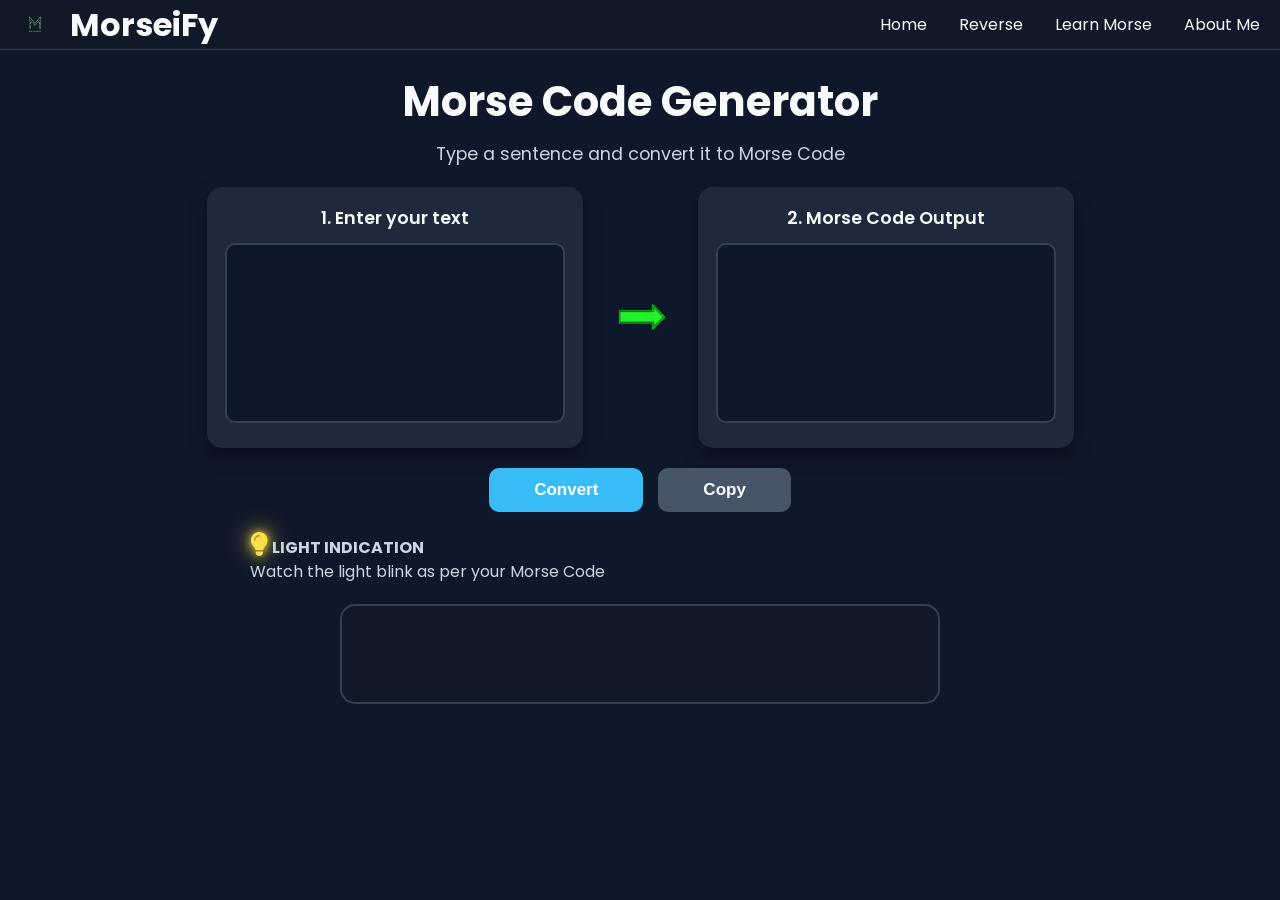
<file: index.html>
<!doctype html>
<html lang="en">
  <head>
    <meta charset="UTF-8" />
    <meta name="viewport" content="width=device-width, initial-scale=1.0" />
    <title>MorseiFy</title>
    <link rel="stylesheet" href="style.css" />
    <link rel="icon" href="favicon.ico" type="image/x-icon" />
    <link rel="preconnect" href="https://fonts.googleapis.com" />
    <link rel="preconnect" href="https://fonts.gstatic.com" crossorigin />
    <link
      rel="stylesheet"
      href="https://cdnjs.cloudflare.com/ajax/libs/font-awesome/6.7.2/css/all.min.css"
    />
    <link
      href="https://fonts.googleapis.com/css2?family=Poppins:wght@400;500;600;700&display=swap"
      rel="stylesheet"
    />
  </head>
  <body>
    <div id="navbar">
      <h1>
        <a href="index.html" class="logo">
          <img src="logo.png" />
          MorseiFy
        </a>
      </h1>
      <ul>
        <li><a href="index.html">Home</a></li>
        <li><a href="reverse.html">Reverse</a></li>
        <li><a href="learn.html">Learn Morse</a></li>
        <li><a href="about.html">About Me</a></li>
      </ul>
    </div>
    <div id="main-container">
      <div id="title">Morse Code Generator</div>
      <div id="instruction">Type a sentence and convert it to Morse Code</div>
      <div id="inout">
        <div id="input">
          <p>1. Enter your text</p>
          <textarea id="input-text"></textarea>
        </div>
        <div id="arrow">
          <img src="arrow.jpg" alt="→" />
        </div>
        <div id="output">
          <p>2. Morse Code Output</p>
          <textarea id="output-text" readonly></textarea>
        </div>
      </div>
      <div class="buttons">
        <button id="convert">Convert</button>
        <button id="copy">Copy</button>
      </div>
    </div>
    <div id="indication">
      <div id="guide">
        <div>
          <i class="fa-solid fa-lightbulb"></i>
          <b>LIGHT INDICATION</b><br />
          Watch the light blink as per your Morse Code
        </div>
      </div>
      <div id="light"></div>
    </div>

    <script src="app.js"></script>
  </body>
</html>
</file>
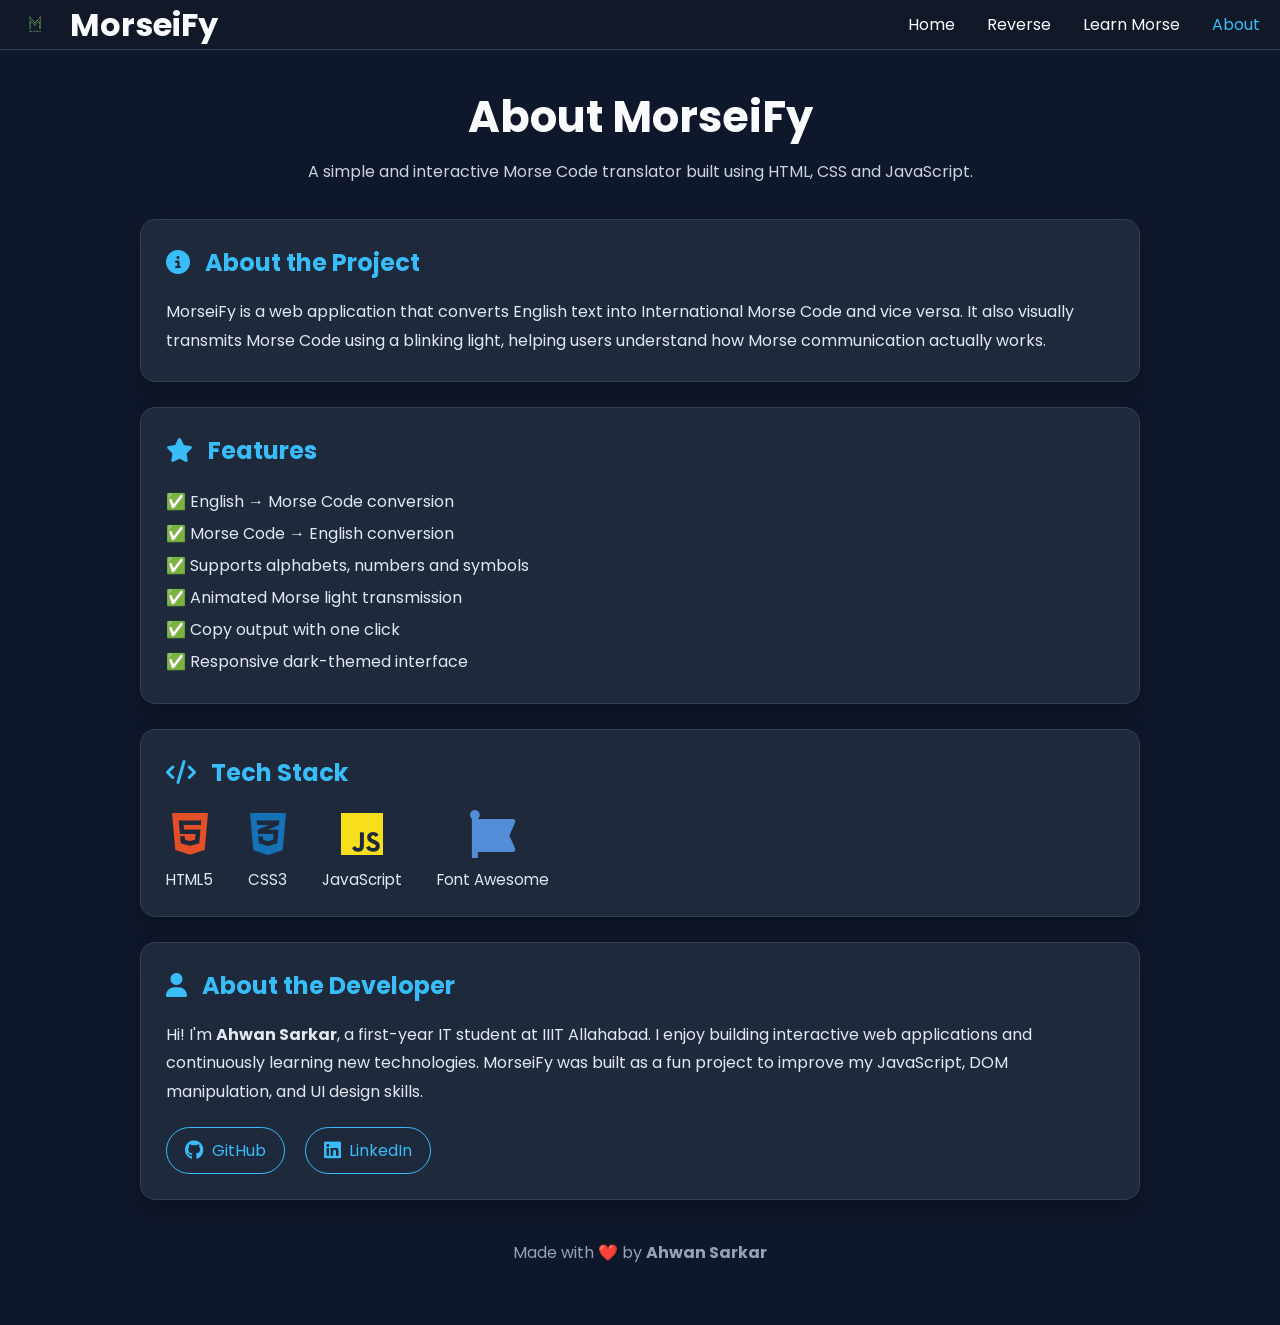
<file: about.html>
<!doctype html>
<html lang="en">
  <head>
    <meta charset="UTF-8" />
    <meta name="viewport" content="width=device-width, initial-scale=1.0" />
    <title>About | MorseiFy</title>
    <link rel="icon" href="favicon.ico" type="image/x-icon" />
    <link rel="stylesheet" href="style.css" />
    <link rel="preconnect" href="https://fonts.googleapis.com" />
    <link rel="preconnect" href="https://fonts.gstatic.com" crossorigin />
    <link
      rel="stylesheet"
      href="https://fonts.googleapis.com/css2?family=Poppins:wght@400;500;600;700&display=swap"
    />
    <link
      rel="stylesheet"
      href="https://cdnjs.cloudflare.com/ajax/libs/font-awesome/6.7.2/css/all.min.css"
    />
  </head>
  <body>
    <div id="navbar">
      <h1>
        <a href="index.html" class="logo">
          <img src="logo.png" />
          MorseiFy
        </a>
      </h1>

      <ul>
        <li><a href="index.html">Home</a></li>
        <li><a href="reverse.html">Reverse</a></li>
        <li><a href="learn.html">Learn Morse</a></li>
        <li><a href="about.html" style="color: #38bdf8">About</a></li>
      </ul>
    </div>

    <!-- MAIN -->

    <div id="about-container">
      <h1>About MorseiFy</h1>

      <p class="subtitle">
        A simple and interactive Morse Code translator built using HTML, CSS and
        JavaScript.
      </p>

      <!-- Project -->

      <div class="about-card">
        <h2>
          <i class="fa-solid fa-circle-info"></i>
          About the Project
        </h2>

        <p>
          MorseiFy is a web application that converts English text into
          International Morse Code and vice versa. It also visually transmits
          Morse Code using a blinking light, helping users understand how Morse
          communication actually works.
        </p>
      </div>

      <!-- Features -->

      <div class="about-card">
        <h2>
          <i class="fa-solid fa-star"></i>
          Features
        </h2>

        <ul>
          <li>✅ English → Morse Code conversion</li>

          <li>✅ Morse Code → English conversion</li>

          <li>✅ Supports alphabets, numbers and symbols</li>

          <li>✅ Animated Morse light transmission</li>

          <li>✅ Copy output with one click</li>

          <li>✅ Responsive dark-themed interface</li>
        </ul>
      </div>

      <!-- Tech Stack -->

      <div class="about-card">
        <h2>
          <i class="fa-solid fa-code"></i>
          Tech Stack
        </h2>

        <div class="tech">
          <div class="tech-item">
            <i class="fa-brands fa-html5 html"></i>
            <span>HTML5</span>
          </div>

          <div class="tech-item">
            <i class="fa-brands fa-css3-alt css"></i>
            <span>CSS3</span>
          </div>

          <div class="tech-item">
            <i class="fa-brands fa-js js"></i>
            <span>JavaScript</span>
          </div>

          <div class="tech-item">
            <i class="fa-solid fa-font-awesome awesome"></i>
            <span>Font Awesome</span>
          </div>
        </div>
      </div>

      <!-- Developer -->

      <div class="about-card">
        <h2>
          <i class="fa-solid fa-user"></i>
          About the Developer
        </h2>

        <p>
          Hi! I'm <b>Ahwan Sarkar</b>, a first-year IT student at IIIT
          Allahabad. I enjoy building interactive web applications and
          continuously learning new technologies. MorseiFy was built as a fun
          project to improve my JavaScript, DOM manipulation, and UI design
          skills.
        </p>

        <div class="social-links">
          <a href="https://github.com/ahwan84" target="_blank">
            <i class="fa-brands fa-github"></i> GitHub
          </a>

          <a
            href="https://www.linkedin.com/in/ahwan-sarkar-910073381/"
            target="_blank"
          >
            <i class="fa-brands fa-linkedin"></i> LinkedIn
          </a>
        </div>
      </div>

      <!-- Footer -->

      <div class="footer">
        <p>Made with ❤️ by <b>Ahwan Sarkar</b></p>
      </div>
    </div>
  </body>
</html>
</file>
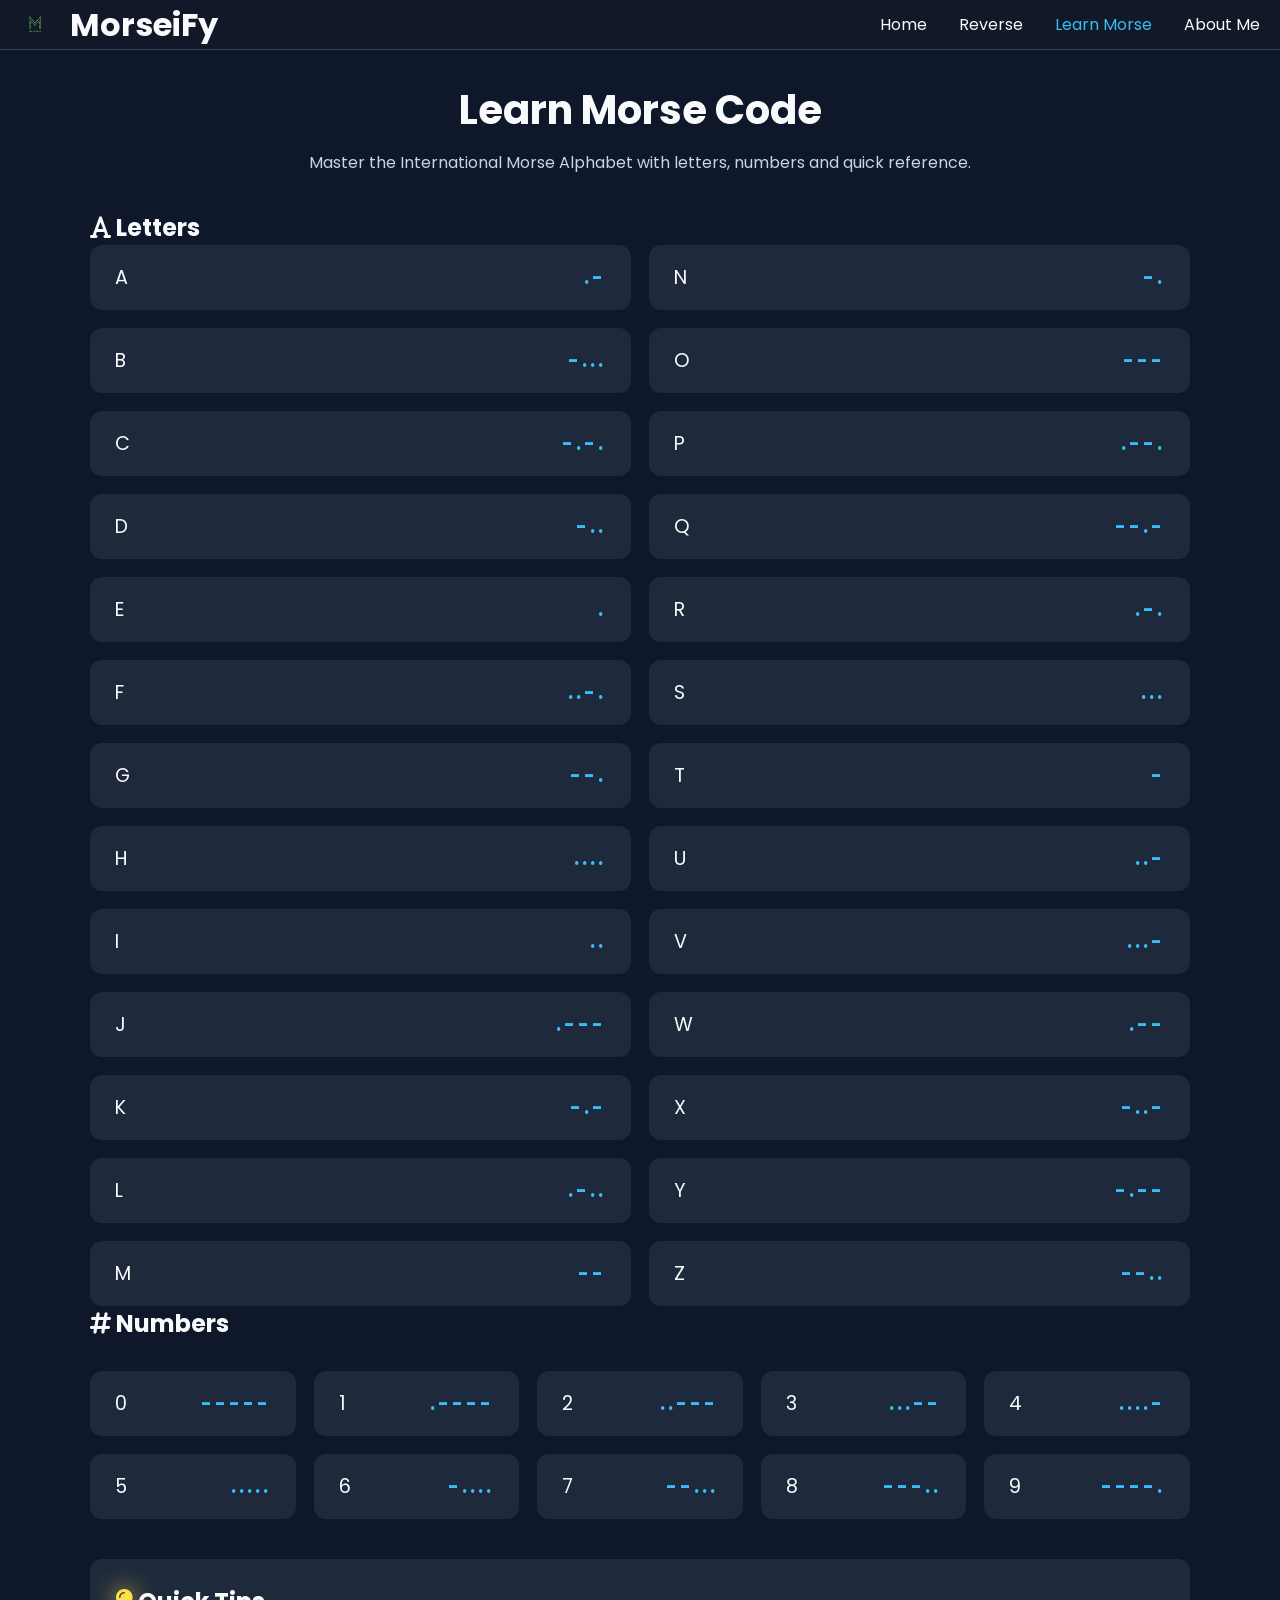
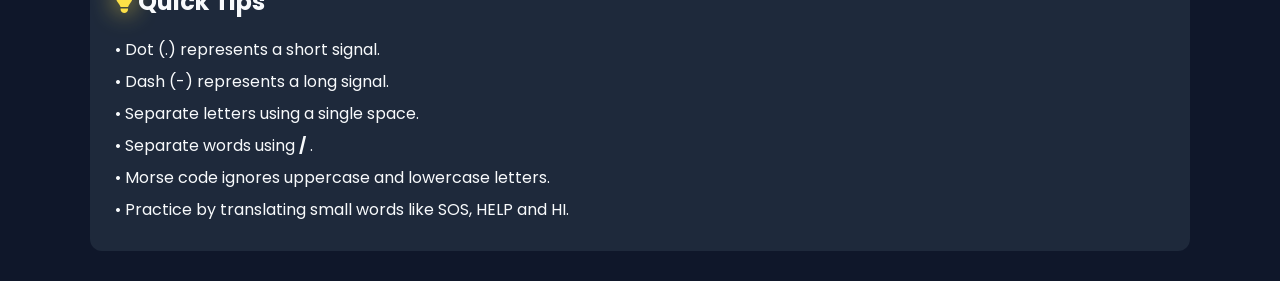
<file: learn.html>
<!doctype html>
<html lang="en">
  <head>
    <meta charset="UTF-8" />
    <meta name="viewport" content="width=device-width, initial-scale=1.0" />
    <title>Learn Morse | MorseiFy</title>

    <link rel="stylesheet" href="style.css" />
    <link rel="icon" href="favicon.ico" type="image/x-icon" />
    <link rel="preconnect" href="https://fonts.googleapis.com" />
    <link rel="preconnect" href="https://fonts.gstatic.com" crossorigin />

    <link
      href="https://fonts.googleapis.com/css2?family=Poppins:wght@400;500;600;700&display=swap"
      rel="stylesheet"
    />

    <link
      rel="stylesheet"
      href="https://cdnjs.cloudflare.com/ajax/libs/font-awesome/6.7.2/css/all.min.css"
    />
  </head>

  <body>
    <!-- ================= NAVBAR ================= -->

    <div id="navbar">
      <h1>
        <a href="index.html" class="logo">
          <img src="logo.png" />
          MorseiFy
        </a>
      </h1>

      <ul>
        <li><a href="index.html">Home</a></li>
        <li><a href="reverse.html">Reverse</a></li>
        <li><a href="learn.html" style="color: #38bdf8">Learn Morse</a></li>
        <li><a href="about.html">About Me</a></li>
      </ul>
    </div>

    <!-- ================= MAIN ================= -->

    <div id="learn-container">
      <h1>Learn Morse Code</h1>

      <p class="subtitle">
        Master the International Morse Alphabet with letters, numbers and quick
        reference.
      </p>

      <!-- LETTERS -->

      <h2 class="section-title">
        <i class="fa-solid fa-font"></i>
        Letters
      </h2>

      <div class="morse-grid">
        <div class="card">A <span>.-</span></div>
        <div class="card">N <span>-.</span></div>

        <div class="card">B <span>-...</span></div>
        <div class="card">O <span>---</span></div>

        <div class="card">C <span>-.-.</span></div>
        <div class="card">P <span>.--.</span></div>

        <div class="card">D <span>-..</span></div>
        <div class="card">Q <span>--.-</span></div>

        <div class="card">E <span>.</span></div>
        <div class="card">R <span>.-.</span></div>

        <div class="card">F <span>..-.</span></div>
        <div class="card">S <span>...</span></div>

        <div class="card">G <span>--.</span></div>
        <div class="card">T <span>-</span></div>

        <div class="card">H <span>....</span></div>
        <div class="card">U <span>..-</span></div>

        <div class="card">I <span>..</span></div>
        <div class="card">V <span>...-</span></div>

        <div class="card">J <span>.---</span></div>
        <div class="card">W <span>.--</span></div>

        <div class="card">K <span>-.-</span></div>
        <div class="card">X <span>-..-</span></div>

        <div class="card">L <span>.-..</span></div>
        <div class="card">Y <span>-.--</span></div>

        <div class="card">M <span>--</span></div>
        <div class="card">Z <span>--..</span></div>
      </div>

      <!-- NUMBERS -->

      <h2 class="section-title">
        <i class="fa-solid fa-hashtag"></i>

        Numbers
      </h2>

      <div class="number-grid">
        <div class="card">0 <span>-----</span></div>
        <div class="card">1 <span>.----</span></div>
        <div class="card">2 <span>..---</span></div>
        <div class="card">3 <span>...--</span></div>
        <div class="card">4 <span>....-</span></div>

        <div class="card">5 <span>.....</span></div>
        <div class="card">6 <span>-....</span></div>
        <div class="card">7 <span>--...</span></div>
        <div class="card">8 <span>---..</span></div>
        <div class="card">9 <span>----.</span></div>
      </div>

      <!-- TIPS -->

      <div class="tips">
        <h2>
          <i class="fa-solid fa-lightbulb"></i>

          Quick Tips
        </h2>

        <ul>
          <li>• Dot (.) represents a short signal.</li>

          <li>• Dash (-) represents a long signal.</li>

          <li>• Separate letters using a single space.</li>

          <li>• Separate words using <b>/</b> .</li>

          <li>• Morse code ignores uppercase and lowercase letters.</li>

          <li>• Practice by translating small words like SOS, HELP and HI.</li>
        </ul>
      </div>
    </div>
  </body>
</html>
</file>
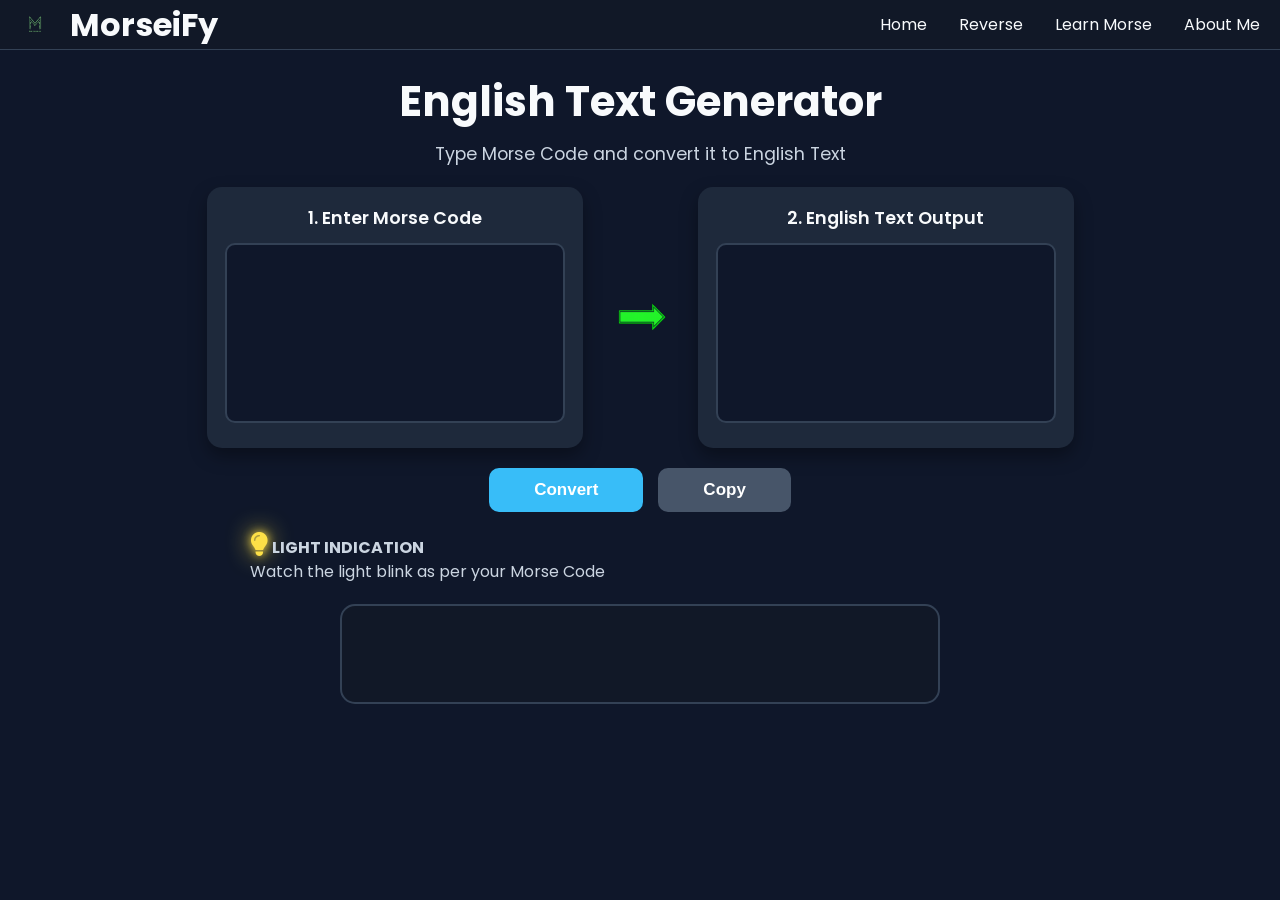
<file: reverse.html>
<!doctype html>
<html lang="en">
  <head>
    <meta charset="UTF-8" />
    <meta name="viewport" content="width=device-width, initial-scale=1.0" />
    <title>MorseiFy</title>
    <link rel="stylesheet" href="style.css" />
    <link rel="icon" href="favicon.ico" type="image/x-icon" />
    <link rel="preconnect" href="https://fonts.googleapis.com" />
    <link rel="preconnect" href="https://fonts.gstatic.com" crossorigin />
    <link
      rel="stylesheet"
      href="https://cdnjs.cloudflare.com/ajax/libs/font-awesome/6.7.2/css/all.min.css"
    />
    <link
      href="https://fonts.googleapis.com/css2?family=Poppins:wght@400;500;600;700&display=swap"
      rel="stylesheet"
    />
  </head>
  <body>
    <div id="navbar">
      <h1>
        <a href="index.html" class="logo">
          <img src="logo.png" />
          MorseiFy
        </a>
      </h1>
      <ul>
        <li><a href="index.html">Home</a></li>
        <li><a href="reverse.html">Reverse</a></li>
        <li><a href="learn.html">Learn Morse</a></li>
        <li><a href="about.html">About Me</a></li>
      </ul>
    </div>
    <div id="main-container">
      <div id="title">English Text Generator</div>
      <div id="instruction">Type Morse Code and convert it to English Text</div>
      <div id="inout">
        <div id="input">
          <p>1. Enter Morse Code</p>
          <textarea id="input-text"></textarea>
        </div>
        <div id="arrow">
          <img src="arrow.jpg" alt="→" />
        </div>
        <div id="output">
          <p>2. English Text Output</p>
          <textarea id="output-text" readonly></textarea>
        </div>
      </div>
      <div class="buttons">
        <button id="revconvert">Convert</button>
        <button id="copy">Copy</button>
      </div>
    </div>
    <div id="indication">
      <div id="guide">
        <div>
          <i class="fa-solid fa-lightbulb"></i>
          <b>LIGHT INDICATION</b><br />
          Watch the light blink as per your Morse Code
        </div>
      </div>
      <div id="light"></div>
    </div>

    <script src="app.js"></script>
  </body>
</html>
</file>
<file: style.css>
* {
  margin: 0;
  padding: 0;
  box-sizing: border-box;
}

body {
  background: #0f172a;
  color: #f8fafc;
  font-family: "Poppins", sans-serif;
}

#navbar {
  height: 50px;
  margin: 0px;
  padding-left: 10px;
  padding-right: 20px;
  display: flex;
  justify-content: space-between;
  align-items: center;
  background: #111827;
  border-bottom: 1px solid #334155;
}

#navbar h1 {
  margin: 0px;
}

.logo {
  display: flex;
  align-items: center;
  gap: 10px;

  text-decoration: none;
  color: #f8fafc;
}

.logo img {
  width: 50px;
  height: 40px;
}

#navbar ul {
  display: flex;
  gap: 2rem;
  list-style: none;
}

#navbar a {
  text-decoration: none;
  color: #f8fafc;
  transition: 0.3s;
}

#navbar a:hover {
  color: #38bdf8;
}

#main-container {
  width: 95%;
  max-width: 1200px;
  margin: 20px auto;
  text-align: center;
  animation: fade 0.6s ease;
}

@keyframes fade {
  from {
    opacity: 0;
    transform: translateY(20px);
  }
  to {
    opacity: 1;
    transform: translateY(0);
  }
}

#title {
  font-size: 2.6rem;
  font-weight: 700;
}

#instruction {
  color: #cbd5e1;
  margin-top: 8px;
  font-size: 1.1rem;
}

#inout {
  margin-top: 20px;
  display: flex;
  justify-content: center;
  align-items: center;
  gap: 30px;
}

#input,
#output {
  background: #1e293b;
  border-radius: 15px;
  padding: 18px;
  box-shadow: 0 8px 18px rgba(0, 0, 0, 0.35);
}

#input p,
#output p {
  margin-bottom: 12px;
  font-size: 1.1rem;
  font-weight: 600;
}

#arrow {
  display: flex;
  align-items: center;
  justify-content: center;
}

#arrow img {
  width: 55px;
}

textarea {
  width: 340px;
  height: 180px;
  resize: none;
  padding: 15px;
  background: #0f172a;
  color: #f8fafc;
  border: 2px solid #334155;
  border-radius: 10px;
  font-size: 16px;
  outline: none;
  transition: 0.3s;
}

textarea:focus {
  border-color: #38bdf8;
  box-shadow: 0 0 12px rgba(56, 189, 248, 0.35);
}

.buttons {
  margin-top: 20px;
  display: flex;
  justify-content: center;
  gap: 15px;
}

.buttons button {
  padding: 12px 45px;
  border: none;
  border-radius: 10px;
  color: white;
  font-size: 17px;
  font-weight: 600;
  cursor: pointer;
  transition: 0.25s;
}

/* Convert button */
#convert,
#revconvert {
  background: #38bdf8;
}

#convert:hover,
#revconvert:hover {
  background: #0ea5e9;
  transform: translateY(-2px);
  box-shadow: 0 10px 20px rgba(56, 189, 248, 0.35);
}

/* Copy button */
#copy {
  background: #475569;
}

#copy:hover {
  background: #64748b;
  transform: translateY(-2px);
  box-shadow: 0 10px 20px rgba(100, 116, 139, 0.35);
}

/* Common active effect */
.buttons button:active {
  transform: scale(0.97);
}

#guide {
  margin-left: 250px;
  margin-bottom: 20px;
  color: #cbd5e1;
  font-size: 1rem;
  line-height: 1.5;
}

#guide i {
  font-size: 1.5rem;
  color: #fde047;
  text-shadow:
    0 0 10px #fde047,
    0 0 25px #fde047;
}

#light {
  width: 600px;
  height: 100px;

  margin: 18px auto 25px;

  background: #111827;

  border: 2px solid #334155;
  border-radius: 15px;

  transition: 0.1s;
}

#light.on {
  background: #fde047;

  box-shadow:
    0 0 20px #fde047,
    0 0 40px #fde047,
    0 0 80px #fde047;
}

textarea::-webkit-scrollbar {
  width: 8px;
}

textarea::-webkit-scrollbar-thumb {
  background: #475569;
  border-radius: 10px;
}

textarea::-webkit-scrollbar-thumb:hover {
  background: #64748b;
  cursor: pointer;
}

@media (max-width: 900px) {
  #navbar {
    flex-direction: column;
    height: auto;
    padding: 15px;
    gap: 15px;
  }

  #navbar ul {
    flex-wrap: wrap;
    justify-content: center;
    gap: 1rem;
  }

  #title {
    font-size: 2rem;
  }

  #instruction {
    font-size: 1rem;
  }

  #inout {
    flex-direction: column;
    gap: 20px;
  }

  #arrow {
    transform: rotate(90deg);
  }

  textarea {
    width: 90vw;
    max-width: 350px;
  }

  #guide {
    width: 90%;
    margin: 25px auto;
    text-align: center;
  }

  #light {
    width: 90%;
    height: 80px;
  }

  .buttons {
    flex-direction: column;
    align-items: center;
  }

  button {
    width: 220px;
  }
}

/* learn.html */

#learn-container {
  width: 90%;
  max-width: 1100px;
  margin: 30px auto;
}

#learn-container h1 {
  text-align: center;
  font-size: 2.5rem;
}

.subtitle {
  text-align: center;
  color: #cbd5e1;
  margin: 10px 0 35px;
}

.morse-grid {
  display: grid;
  grid-template-columns: repeat(2, 1fr);
  gap: 18px;
}

.number-grid {
  margin-top: 30px;
  display: grid;
  grid-template-columns: repeat(5, 1fr);
  gap: 18px;
}

.card {
  background: #1e293b;
  padding: 18px 25px;

  border-radius: 12px;

  display: flex;
  justify-content: space-between;
  align-items: center;

  font-size: 1.2rem;

  transition: 0.25s;
}

.card:hover {
  transform: translateY(-4px);
  border: 1px solid #38bdf8;
}

.card span {
  color: #38bdf8;
  font-weight: 700;
  letter-spacing: 3px;
}

.tips {
  margin-top: 40px;

  background: #1e293b;

  padding: 25px;

  border-radius: 12px;
}

.tips h2 {
  margin-bottom: 15px;
}

.tips ul {
  line-height: 2;
  list-style: none;
}

.tips i {
  font-size: 1.5rem;
  color: #fde047;
  text-shadow: 0 0 25px #fde047;
}

/* about.html */

#about-container {
  width: 90%;
  max-width: 1000px;

  margin: 35px auto 60px;
}

#about-container h1 {
  text-align: center;

  font-size: 2.7rem;
}

.subtitle {
  text-align: center;

  color: #cbd5e1;

  margin: 10px 0 35px;
}

.about-card {
  background: #1e293b;

  border: 1px solid #334155;

  border-radius: 15px;

  padding: 25px;

  margin-bottom: 25px;

  box-shadow: 0 8px 20px rgba(0, 0, 0, 0.25);
}

.about-card h2 {
  margin-bottom: 18px;

  color: #38bdf8;
}

.about-card h2 i {
  margin-right: 10px;
}

.about-card p {
  line-height: 1.8;

  color: #e2e8f0;
}

.about-card ul {
  list-style: none;

  line-height: 2;

  color: #e2e8f0;
}

.tech {
  display: flex;
  gap: 35px;
  flex-wrap: wrap;
  margin-top: 20px;
}

.tech-item {
  display: flex;
  flex-direction: column;
  align-items: center;
  gap: 10px;
  transition: 0.3s;
}

.tech-item i {
  font-size: 3rem;
}

.tech-item span {
  font-size: 0.95rem;
  color: #e2e8f0;
}

.tech-item:hover {
  transform: translateY(-5px);
}

/* Brand Colors */

.html {
  color: #e34f26;
}

.css {
  color: #1572b6;
}

.js {
  color: #f7df1e;
}

.awesome {
  color: #538dd7;
}

.footer {
  margin-top: 40px;

  text-align: center;

  color: #94a3b8;
}

.social-links {
  display: flex;
  gap: 20px;
  margin-top: 20px;
  flex-wrap: wrap;
}

.social-links a {
  display: flex;
  align-items: center;
  gap: 8px;

  text-decoration: none;

  color: #38bdf8;

  border: 1px solid #38bdf8;
  border-radius: 30px;

  padding: 10px 18px;

  transition: 0.25s;
}

.social-links a:hover {
  background: #38bdf8;
  color: white;
  transform: translateY(-2px);
}

.social-links i {
  font-size: 1.2rem;
}
</file>
